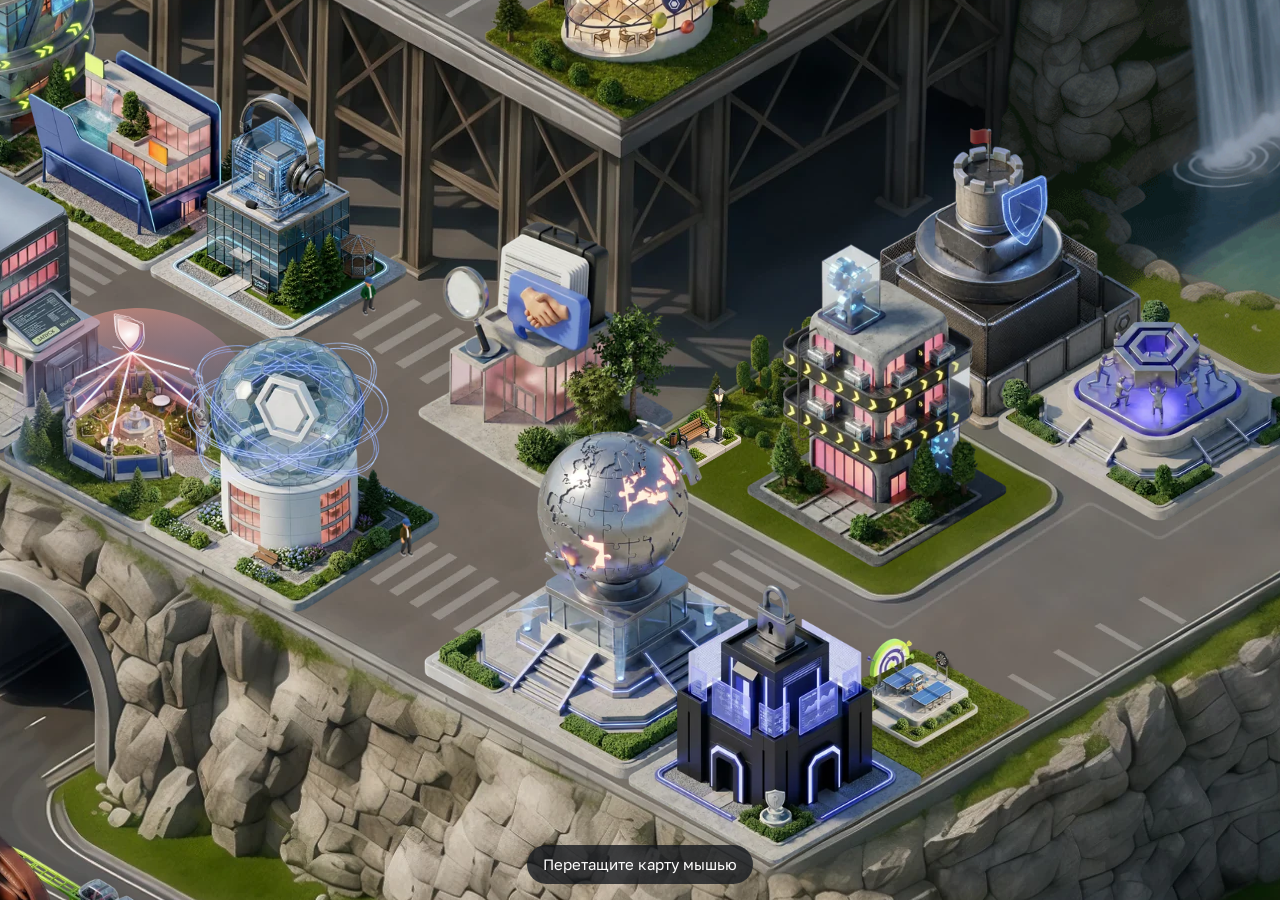
<file: index.html>
<!doctype html>
<html lang="ru" class="ctc-doc">
<head>
  <meta charset="utf-8">
  <meta name="viewport" content="width=device-width, initial-scale=1, viewport-fit=cover">
  <title>Город CrossTech - интерактивная карта</title>
  <meta name="description" content="Интерактивная карта кибергорода CrossTech: здания отделов, машины, жители.">
  <meta name="theme-color" content="#6f8f2e">
  <link rel="stylesheet" href="css/city.css?v=20261023a">
</head>
<body>

  <!--
    Корневой блок карты. При встраивании прямо в страницу сайта достаточно
    перенести этот <section>, <dialog> ниже и подключить css/js (см. README).
    Карта в реальном размере макета; data-scale="0.6" — уменьшить, если понадобится.
  -->
  <section class="ctc" id="ctc-city" data-state="loading"
           aria-labelledby="ctc-title" aria-describedby="ctc-help">
    <h1 class="ctc-sr" id="ctc-title">Интерактивная карта города CrossTech</h1>
    <p class="ctc-sr" id="ctc-help">Здания на карте — кнопки. Нажмите на здание или выберите его клавишей Tab и нажмите Enter, чтобы открыть описание.</p>

    <div class="ctc-viewport" tabindex="-1">
      <div class="ctc-sizer">
        <div class="ctc-stage" role="group" aria-label="Карта города">
          <img class="ctc-bg" alt="" width="3029" height="2274" fetchpriority="high"
               src="assets/map/city-bg-small.webp?v=20261023a"
               data-src-small="assets/map/city-bg-small.webp?v=20261023a"
               data-src-full="assets/map/city-bg.webp?v=20261023a">
          <div class="ctc-world"></div>
          <div class="ctc-clouds" aria-hidden="true"></div>
        </div>
      </div>
    </div>

    <div class="ctc-hint" aria-hidden="true"></div>
    <div class="ctc-loader" aria-hidden="true">Загружаем город…</div>
    <noscript><p style="position:absolute;inset:auto 0 0 0;margin:0;padding:12px;background:#fff;text-align:center">Для интерактивной карты включите JavaScript.</p></noscript>
  </section>

  <dialog class="ctc-dialog" id="ctc-dialog" aria-labelledby="ctc-dialog-title" aria-describedby="ctc-dialog-text">
    <div class="ctc-card">
      <div class="ctc-card__head">
        <span class="ctc-tag" hidden></span>
        <button class="ctc-close" type="button" aria-label="Закрыть">
          <svg viewBox="0 0 36.3384 36.3384" aria-hidden="true" focusable="false">
            <circle cx="18.1692" cy="18.1692" r="18.1692"/>
            <path d="M11.0231 22.134L15.3292 17.8278L11.0762 13.5748L13.5748 11.0762L17.8278 15.3292L22.134 11.0231L24.7389 13.628L20.4328 17.9342L24.6858 22.1871L22.1871 24.6858L17.9342 20.4328L13.628 24.7389L11.0231 22.134Z"/>
          </svg>
        </button>
      </div>
      <div class="ctc-card__pic"><img alt="" width="986" height="836" decoding="async"></div>
      <div class="ctc-card__body">
        <h2 class="ctc-card__title" id="ctc-dialog-title"></h2>
        <div class="ctc-card__text" id="ctc-dialog-text"></div>
      </div>
      <div class="ctc-card__actions" hidden><a class="ctc-btn" href="#"></a></div>
    </div>
  </dialog>

  <script src="js/links.js?v=20261023a"></script>
  <script src="js/config.js?v=20261023a"></script>
  <script src="js/scene-data.js?v=20261023a"></script>
  <script src="js/city.js?v=20261023a"></script>
</body>
</html>
</file>
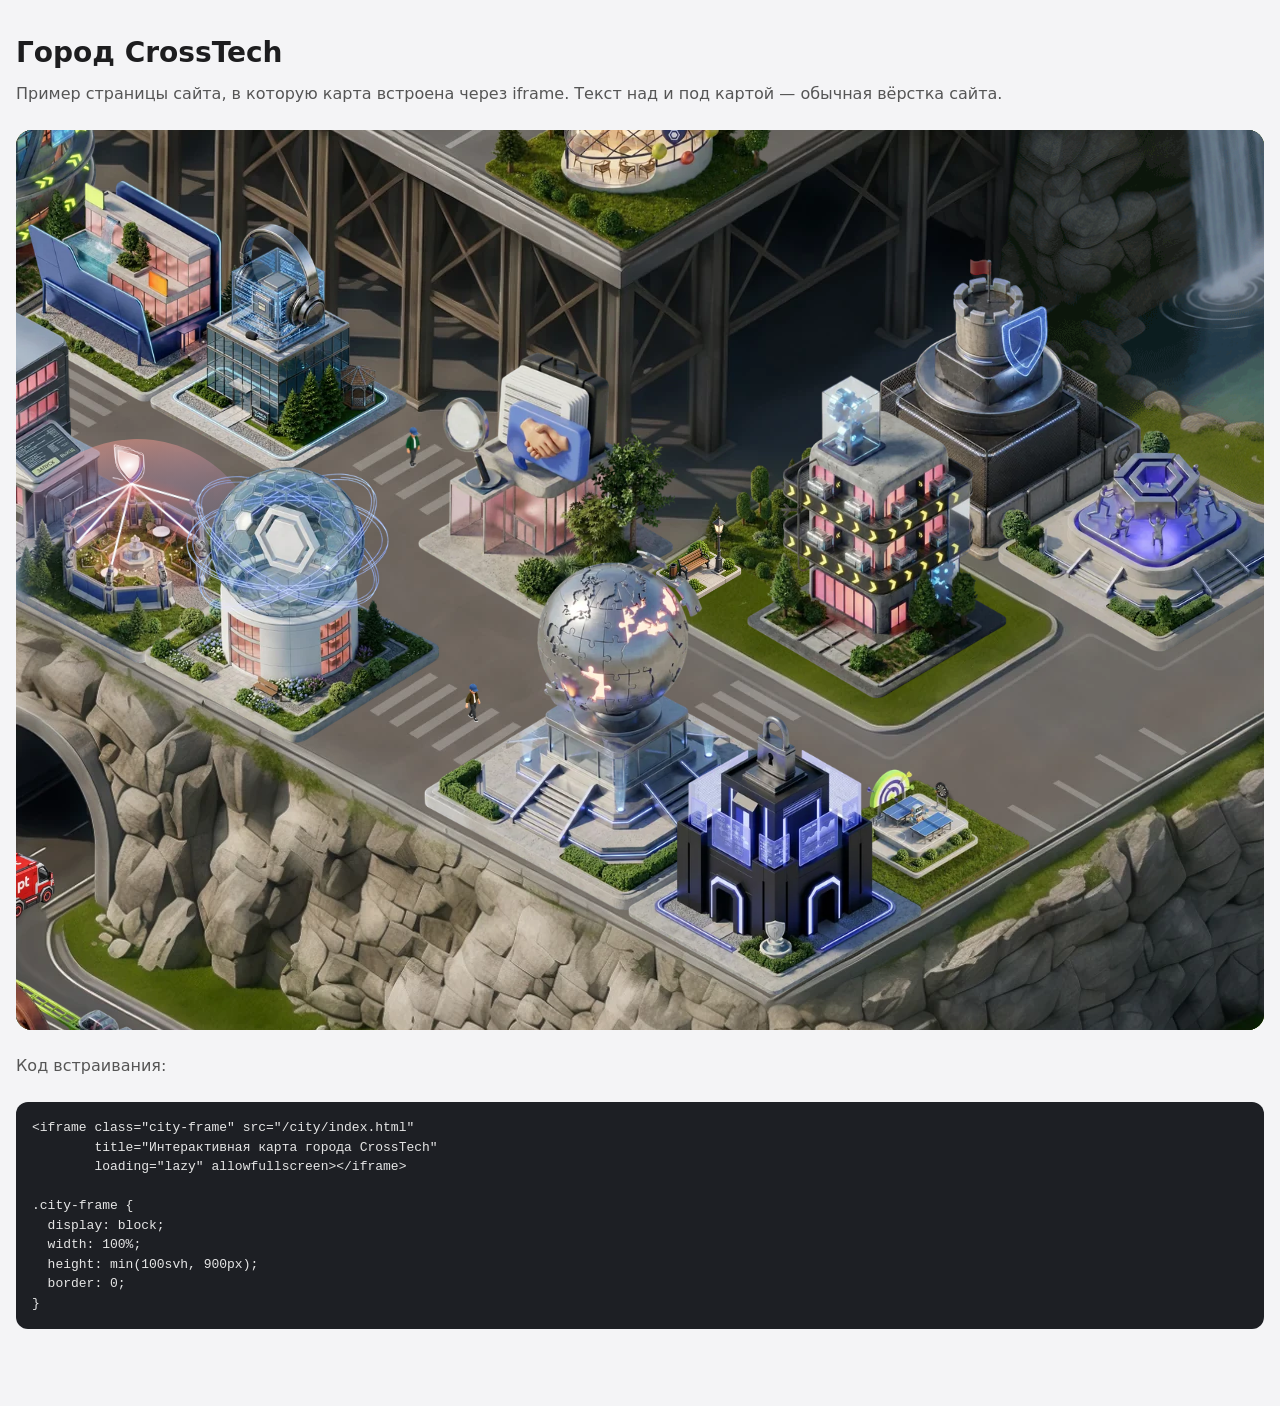
<file: embed-example.html>
<!doctype html>
<html lang="ru">
<head>
  <meta charset="utf-8">
  <meta name="viewport" content="width=device-width, initial-scale=1">
  <title>Пример встраивания карты через iframe</title>
  <style>
    body { margin: 0; font: 16px/1.5 system-ui, -apple-system, 'Segoe UI', Roboto, Arial, sans-serif; color: #1d1d1f; background: #f4f4f6; }
    main { max-width: 1280px; margin: 0 auto; padding: 32px 16px 64px; }
    h1 { margin: 0 0 8px; font-size: 28px; }
    p { margin: 0 0 24px; color: #555; }
    pre { overflow: auto; padding: 16px; border-radius: 12px; background: #1d1f24; color: #e6e6e6; font-size: 13px; }

    /* ↓ Всё, что нужно на стороне сайта: */
    .city-frame {
      display: block;
      width: 100%;
      height: min(100svh, 900px); /* «окно» на карту; сама карта в реальном размере, её двигают */
      border: 0;
      border-radius: 16px;
      background: #6f8f2e;
    }
  </style>
</head>
<body>
  <main>
    <h1>Город CrossTech</h1>
    <p>Пример страницы сайта, в которую карта встроена через iframe. Текст над и под картой — обычная вёрстка сайта.</p>

    <iframe class="city-frame" src="index.html" title="Интерактивная карта города CrossTech" loading="lazy" allowfullscreen></iframe>

    <p style="margin-top:24px">Код встраивания:</p>
<pre>&lt;iframe class="city-frame" src="/city/index.html"
        title="Интерактивная карта города CrossTech"
        loading="lazy" allowfullscreen&gt;&lt;/iframe&gt;

.city-frame {
  display: block;
  width: 100%;
  height: min(100svh, 900px);
  border: 0;
}</pre>
  </main>
</body>
</html>
</file>
<file: css/city.css>
/*
 * Город CrossTech — стили стенда.
 * Все классы с префиксом ctc-, глобальные теги не переопределяются,
 * поэтому файл можно подключать на страницу сайта без конфликтов.
 */

/* Golos Text (SIL OFL 1.1, assets/fonts/OFL.txt) встроен в CSS, чтобы работал и при открытии с диска */
@font-face {
  font-family: 'CTC Golos Text';
  src: url([data-uri]) format('woff2');
  font-weight: 400 600;
  font-style: normal;
  font-display: swap;
  unicode-range: U+0301, U+0400-045F, U+0490-0491, U+04B0-04B1, U+2116;
}
@font-face {
  font-family: 'CTC Golos Text';
  src: url([data-uri]) format('woff2');
  font-weight: 400 600;
  font-style: normal;
  font-display: swap;
  unicode-range: U+0000-00FF, U+0131, U+0152-0153, U+02BB-02BC, U+02C6, U+02DA, U+02DC, U+2000-206F, U+20AC, U+2122, U+2212, U+FEFF, U+FFFD;
}

/* ------------------------------------------------------------------ страница стенда
 * Только для самостоятельного index.html; при встраивании секции не нужны.
 */
html.ctc-doc, html.ctc-doc body {
  margin: 0;
  padding: 0;
  height: 100%;
  background: #6f8f2e;
}
html.ctc-doc, html.ctc-doc body { overflow: hidden; overscroll-behavior: none; }   /* на странице стенда только карта — прокрутка не нужна */
html.ctc-lock { overflow: hidden; }

/* ------------------------------------------------------------------ корень */
.ctc, .ctc-dialog {
  --ctc-font: 'CTC Golos Text', 'Golos Text', system-ui, -apple-system, 'Segoe UI', Roboto, Arial, sans-serif;
  --ctc-ease: cubic-bezier(.42, 0, .58, 1);
}
.ctc {
  --ctc-k: 0.4;                 /* масштаб карты, считает JS */
  position: relative;
  box-sizing: border-box;
  width: 100%;
  height: var(--ctc-h, auto);
  aspect-ratio: var(--ctc-ratio, auto);
  overflow: hidden;
  background: #6f8f2e;
  font-family: var(--ctc-font);
  line-height: 1.25;
  color: #000;
  -webkit-text-size-adjust: 100%;
  -webkit-tap-highlight-color: transparent;
}
.ctc *, .ctc *::before, .ctc *::after { box-sizing: inherit; }



.ctc-sr {
  position: absolute !important;
  width: 1px; height: 1px;
  margin: -1px; padding: 0;
  overflow: hidden;
  clip: rect(0 0 0 0);
  white-space: nowrap;
  border: 0;
}

/* Скролл-контейнер: в режиме «fit» карта вписана целиком, в режиме «pan» её двигают пальцем */
.ctc-viewport {
  position: absolute;
  inset: 0;
  overflow: hidden;
  overscroll-behavior: none;   /* без «резиновой» оттяжки за край карты (iOS Safari показывал фон страницы) */
  scrollbar-width: none;
  outline: none;
}
.ctc-viewport::-webkit-scrollbar { display: none; }
.ctc[data-mode="pan"] .ctc-viewport {
  overflow: auto;
  touch-action: pan-x pan-y;   /* только прокрутка пальцем, без щипкового зума */
  -webkit-overflow-scrolling: touch;
  cursor: grab;
}
.ctc[data-mode="pan"] .ctc-viewport.is-dragging { cursor: grabbing; }

.ctc-sizer {
  position: relative;
  width: calc(3029px * var(--ctc-k));
  height: calc(2274px * var(--ctc-k));
  margin: 0 auto;
}

/* Сцена в координатах макета, масштабируется одним transform — координаты не «съезжают» */
.ctc-stage {
  position: absolute;
  left: 0; top: 0;
  width: 3029px;
  height: 2274px;
  transform: scale(var(--ctc-k));
  transform-origin: 0 0;
  overflow: hidden;
  contain: layout paint;
  user-select: none;
  -webkit-user-select: none;
}
.ctc-stage img { -webkit-user-drag: none; user-select: none; }

.ctc-bg {
  position: absolute;
  left: 0; top: 0;
  width: 3029px;
  height: 2274px;
  display: block;
  max-width: none;
  pointer-events: none;
}

.ctc-world {
  position: absolute;
  inset: 0;
  pointer-events: none;
}

/* ------------------------------------------------------------------ здания */
.ctc-bld {
  position: absolute;
  left: 0; top: 0;
  width: 0; height: 0;
  pointer-events: none;
  transition: opacity .2s var(--ctc-ease), filter .2s var(--ctc-ease);
}
@media (hover: hover) and (pointer: fine) {
  .ctc-bld:hover { opacity: .7; }
}
.ctc-bld.is-active { opacity: .7; }
.ctc-bld.is-kbd-focus {
  opacity: 1;
  filter: drop-shadow(0 0 3px #fff) drop-shadow(0 0 10px #2f6bff);
}

.ctc-part {
  position: absolute;
  display: flex;
  align-items: center;
  justify-content: center;
  pointer-events: none;
}
.ctc-inner {
  position: relative;
  flex: none;
}
.ctc-clip {
  position: absolute;
  inset: 0;
}
.ctc-clip.is-crop { overflow: hidden; }
.ctc-img {
  position: absolute;
  display: block;
  max-width: none;
  pointer-events: none;
}
/* Зона клика повторяет силуэт здания (clip-path строится по альфа-каналу картинки) */
.ctc-hit {
  position: absolute;
  display: block;
  margin: 0;
  padding: 0;
  border: 0;
  border-radius: 0;
  background: transparent;
  color: transparent;
  font: inherit;
  cursor: pointer;
  pointer-events: auto;
  -webkit-appearance: none;
  appearance: none;
  outline: none;
  touch-action: manipulation;
}

/* ------------------------------------------------------------------ плашка с названием при наведении
 * Макет Figma 671:1276. Положение и форму (шестигранник по размеру текста) считает JS.
 */
.ctc-tip {
  position: absolute;
  left: 0; top: 0;
  z-index: 5500;               /* над облаками */
  pointer-events: none;
  opacity: 0;
  visibility: hidden;
  transform: translateY(6px);
  transition: opacity .2s var(--ctc-ease), transform .2s var(--ctc-ease), visibility 0s linear .2s;
}
.ctc-tip.is-below { transform: translateY(-6px); }
.ctc-tip.is-on {
  opacity: 1;
  visibility: visible;
  transform: none;
  transition-delay: 0s;
}
.ctc-tip__shape {
  position: absolute;
  left: 0; top: 0;
  display: block;
  overflow: visible;
}
.ctc-tip__fill { fill: #f0f0f1; fill-opacity: .84; }
.ctc-tip__stroke { fill: none; stroke: #5770f5; stroke-width: 6; }   /* половина обводки обрезана формой: 3 px внутрь, как в макете */
.ctc-tip__arrow { fill: #5770f5; }
.ctc-tip__text {
  position: relative;
  display: block;
  box-sizing: content-box;
  width: max-content;
  max-width: 420px;            /* длиннее — перенос на вторую строку (самое длинное название как раз в 2 строки) */
  margin-bottom: 26px;         /* место под указатель */
  padding: 18.5px 33px;
  font-size: 24px;
  font-weight: 400;
  line-height: 29px;
  color: #000;
  text-align: center;
  text-shadow: 0 4px 4px rgba(0, 0, 0, .25);
  text-wrap: balance;
  white-space: normal;
}
.ctc-tip.is-below .ctc-tip__text { margin: 26px 0 0; }

/* ------------------------------------------------------------------ декор, машины, люди */
.ctc-decor, .ctc-car, .ctc-walker, .ctc-person {
  position: absolute;
  left: 0; top: 0;
  pointer-events: none;
}
.ctc-decor img { display: block; width: 100%; height: 100%; max-width: none; }
/* анимированная вставка (водопад): невидима, пока файл не загрузился, затем плавно проявляется */
.ctc-anim { opacity: 0; transition: opacity .6s ease; }
.ctc-anim.is-loaded { opacity: 1; }

.ctc-car {
  width: 80px;
  height: 80px;
  background-repeat: no-repeat;
  background-size: 400% 100%;
  will-change: transform, opacity;
}

.ctc-walker {
  width: 18.22px;
  height: 46.82px;
  will-change: transform;
}
.ctc-walker > span {
  display: block;
  width: 100%;
  height: 100%;
  background-repeat: no-repeat;
  background-size: 1100% 100%;   /* 10 кадров ходьбы + кадр «стоит» */
}
.ctc-walker.is-flip > span { transform: scaleX(-1); }

/* Статичные люди: «дыхание» — рост от ног (transform-origin снизу) */
.ctc-person {
  width: 18.22px;
  height: 46.82px;
}
.ctc-person > img {
  display: block;
  width: 100%;
  height: 100%;
  max-width: none;
  transform-origin: 50% 100%;
  animation: ctc-breathe var(--ctc-bd, 4s) ease-in-out var(--ctc-bdelay, 0s) infinite;
}
.ctc-person.is-flip > img { scale: -1 1; }
@keyframes ctc-breathe {
  0%, 100% { transform: scaleY(1) rotate(0deg); }
  30%      { transform: scaleY(1.024) rotate(var(--ctc-sway, .6deg)); }
  60%      { transform: scaleY(1.008) rotate(calc(var(--ctc-sway, .6deg) * -.6)); }
}

/* ------------------------------------------------------------------ облака */
.ctc-clouds {
  position: absolute;
  inset: 0;
  pointer-events: none;
  z-index: 5000;
}
.ctc-cloud {
  position: absolute;
  pointer-events: none;
}
.ctc-cloud > img {
  display: block;
  width: 100%;
  height: 100%;
  max-width: none;
  animation: ctc-drift var(--ctc-dur, 60s) ease-in-out var(--ctc-delay, 0s) infinite alternate;
  will-change: transform;
}
@keyframes ctc-drift {
  from { transform: translate3d(0, 0, 0); }
  to   { transform: translate3d(var(--ctc-dx, 120px), var(--ctc-dy, 0px), 0); }
}

/* ------------------------------------------------------------------ подсказка для тач-режима */
.ctc-hint {
  position: absolute;
  left: 50%;
  bottom: 16px;
  z-index: 3;
  padding: 10px 16px;
  border-radius: 999px;
  background: rgba(20, 24, 30, .78);
  color: #fff;
  font-size: 15px;
  white-space: nowrap;
  transform: translate(-50%, 8px);
  opacity: 0;
  pointer-events: none;
  transition: opacity .35s var(--ctc-ease), transform .35s var(--ctc-ease);
}
.ctc-hint.is-on { opacity: 1; transform: translate(-50%, 0); }

.ctc-loader {
  position: absolute;
  inset: 0;
  z-index: 4;
  display: grid;
  place-items: center;
  background: #6f8f2e;
  color: #fff;
  font-size: 16px;
  transition: opacity .4s var(--ctc-ease), visibility .4s;
}
.ctc[data-state="ready"] .ctc-loader { opacity: 0; visibility: hidden; }

/* ------------------------------------------------------------------ попап */
.ctc-dialog {
  box-sizing: border-box;
  position: fixed;
  inset: 0;
  width: 100%;
  height: 100%;
  max-width: none;
  max-height: none;
  margin: 0;
  padding: 16px;
  border: 0;
  background: rgba(0, 0, 0, 0);
  display: none;
  align-items: center;
  justify-content: center;
  overflow: hidden;              /* попап всегда помещается целиком — прокрутки нет */
  overscroll-behavior: contain;
  font-family: var(--ctc-font);
  line-height: 1.25;
  color: #000;
  transition: background-color .3s var(--ctc-ease);
}
.ctc-dialog[open] { display: flex; }
.ctc-dialog::backdrop { background: transparent; }
.ctc-dialog.is-open { background: rgba(0, 0, 0, .7); }
.ctc-dialog *, .ctc-dialog *::before, .ctc-dialog *::after { box-sizing: border-box; }

.ctc-card {
  position: relative;
  display: flex;
  flex-direction: column;
  gap: 34px;
  width: min(548px, 100%);
  max-height: 100%;
  overflow: hidden;
  margin: auto;
  padding: 27.25px 27.25px 45.4px;
  border-radius: 27.25px;
  background: #f0f0f1;
  box-shadow: 0 3.63px 4.09px rgba(0, 0, 0, .69);
  opacity: 0;
  transform: translate3d(0, 56px, 0);
  transition: opacity .3s var(--ctc-ease), transform .3s var(--ctc-ease);
}
.ctc-dialog.is-open .ctc-card { opacity: 1; transform: none; }

.ctc-card__head {
  display: flex;
  align-items: flex-start;
  justify-content: flex-end;
  gap: 16px;
  min-height: 36.34px;
}
.ctc-tag {
  margin-right: auto;
  padding: 9.08px 18.17px;
  border: .91px solid #c7f802;
  border-radius: 23px;
  background: rgba(199, 248, 2, .3);
  color: #547c15;
  font-size: 21.8px;
  line-height: 1;
  white-space: nowrap;
}
.ctc-close {
  flex: none;
  width: 36.34px;
  height: 36.34px;
  margin: 0;
  padding: 0;
  border: 0;
  border-radius: 50%;
  background: transparent;
  cursor: pointer;
  -webkit-appearance: none;
  appearance: none;
}
.ctc-close svg { display: block; width: 100%; height: 100%; }
.ctc-close circle, .ctc-close path { transition: fill .3s var(--ctc-ease); }
.ctc-close circle { fill: #2b2f36; }
.ctc-close path { fill: #beced7; }
@media (hover: hover) {
  .ctc-close:hover circle { fill: #fff; }
  .ctc-close:hover path { fill: #2b2f36; }
}

.ctc-card__pic {
  /* высота по пропорции 493:418 от ширины карточки; если экран низкий — картинка сжимается первой */
  --ctc-pad: 54.5px;
  position: relative;
  flex: 0 1 calc((min(548px, 100vw - 32px) - var(--ctc-pad)) * .8479);
  min-height: 0;
  width: 100%;
  margin: 0 auto;
}
.ctc-card__pic.is-glow-a { background: radial-gradient(43% 30% at 50% 62.4%, rgba(0,0,0,.19) 62%, rgba(0,0,0,0) 100%); }
.ctc-card__pic.is-glow-b { background: radial-gradient(41% 33% at 51% 63.4%, rgba(0,0,0,.25) 71%, rgba(0,0,0,0) 100%); }
.ctc-card__pic img {
  position: absolute;
  inset: 0;
  width: 100%;
  height: 100%;
  max-width: none;
  object-fit: contain;
  opacity: 0;
  transition: opacity .25s var(--ctc-ease);
}
.ctc-card__pic img.is-loaded { opacity: 1; }

.ctc-card__body {
  display: flex;
  flex-direction: column;
  gap: 18.17px;
  word-break: break-word;
}
.ctc-card__title {
  margin: 0;
  font-size: clamp(24px, 3.2vw + 12px, 36.34px);
  font-weight: 600;
  line-height: 1.2;
  letter-spacing: 0;
}
.ctc-card__text { font-size: 16px; font-weight: 400; line-height: 1.25; }
.ctc-card__text p { margin: 0 0 5.45px; white-space: pre-line; }
.ctc-card__text p:last-child { margin-bottom: 0; }
.ctc-card__text a { color: inherit; text-decoration: underline; text-underline-offset: 2px; }

.ctc-btn {
  align-self: flex-start;
  display: inline-flex;
  align-items: center;
  justify-content: center;
  min-width: 235px;
  min-height: 64px;
  padding: 19.08px 57.23px;
  border-radius: 15px;
  background: #ff6a57;
  color: #000;
  font-size: 21.8px;
  font-weight: 600;
  line-height: 1.2;
  text-decoration: none;
  white-space: nowrap;
  transition: background-color .3s var(--ctc-ease), color .3s var(--ctc-ease);
}
@media (hover: hover) {
  .ctc-btn:hover { background: #ff523d; color: #fff; }
}

.ctc-dialog :focus-visible,
.ctc :focus-visible {
  outline: 3px solid #2f6bff;
  outline-offset: 3px;
}
.ctc .ctc-hit:focus-visible { outline: none; }

.ctc-card__head, .ctc-card__body, .ctc-card__actions { flex: none; }

@media (max-width: 480px) {
  .ctc-card { gap: 22px; padding: 18px 18px 26px; border-radius: 22px; }
  .ctc-card__pic { --ctc-pad: 36px; }
  .ctc-tag { font-size: 17px; padding: 7px 14px; }
  .ctc-btn { min-width: 0; width: 100%; min-height: 56px; padding: 14px 24px; font-size: 19px; }
}

/* Невысокие экраны и iframe: компактнее, чтобы карточка входила без прокрутки */
@media (max-height: 760px) {
  .ctc-card { gap: 20px; padding: 20px 22px 26px; }
  .ctc-card__title { font-size: clamp(22px, 2.4vw + 10px, 30px); }
  .ctc-btn { min-height: 52px; padding: 13px 40px; font-size: 19px; }
}
@media (max-height: 560px) {
  .ctc-dialog { padding: 10px; }
  .ctc-card { gap: 12px; padding: 14px 18px 18px; }
  .ctc-card__title { font-size: 20px; }
  .ctc-card__text { font-size: 14px; }
  .ctc-btn { min-height: 44px; padding: 10px 28px; font-size: 17px; }
}

/* ------------------------------------------------------------------ отладка (?debug=1) */
.ctc-debug {
  position: absolute;
  left: 0; top: 0;
  width: 3029px;
  height: 2274px;
  z-index: 6000;
  pointer-events: none;
  overflow: visible;
}
.ctc-debug-panel {
  position: absolute;
  left: 8px; top: 8px;
  z-index: 7;
  padding: 6px 10px;
  border-radius: 8px;
  background: rgba(0, 0, 0, .7);
  color: #9f9;
  font: 12px/1.4 ui-monospace, Menlo, Consolas, monospace;
  pointer-events: none;
  white-space: pre;
}

/* Служебный режим скриншотов (?shot): без переходов */
html.ctc-shot *, html.ctc-shot *::before { transition: none !important; }

/* ------------------------------------------------------------------ меньше движения */
@media (prefers-reduced-motion: reduce) {
  .ctc-person > img, .ctc-cloud > img { animation: none; }
  .ctc-card, .ctc-dialog, .ctc-bld, .ctc-hint, .ctc-tip { transition-duration: .01s; }
  .ctc-tip, .ctc-tip.is-below { transform: none; }
  .ctc-card { transform: none; }
}
</file>
